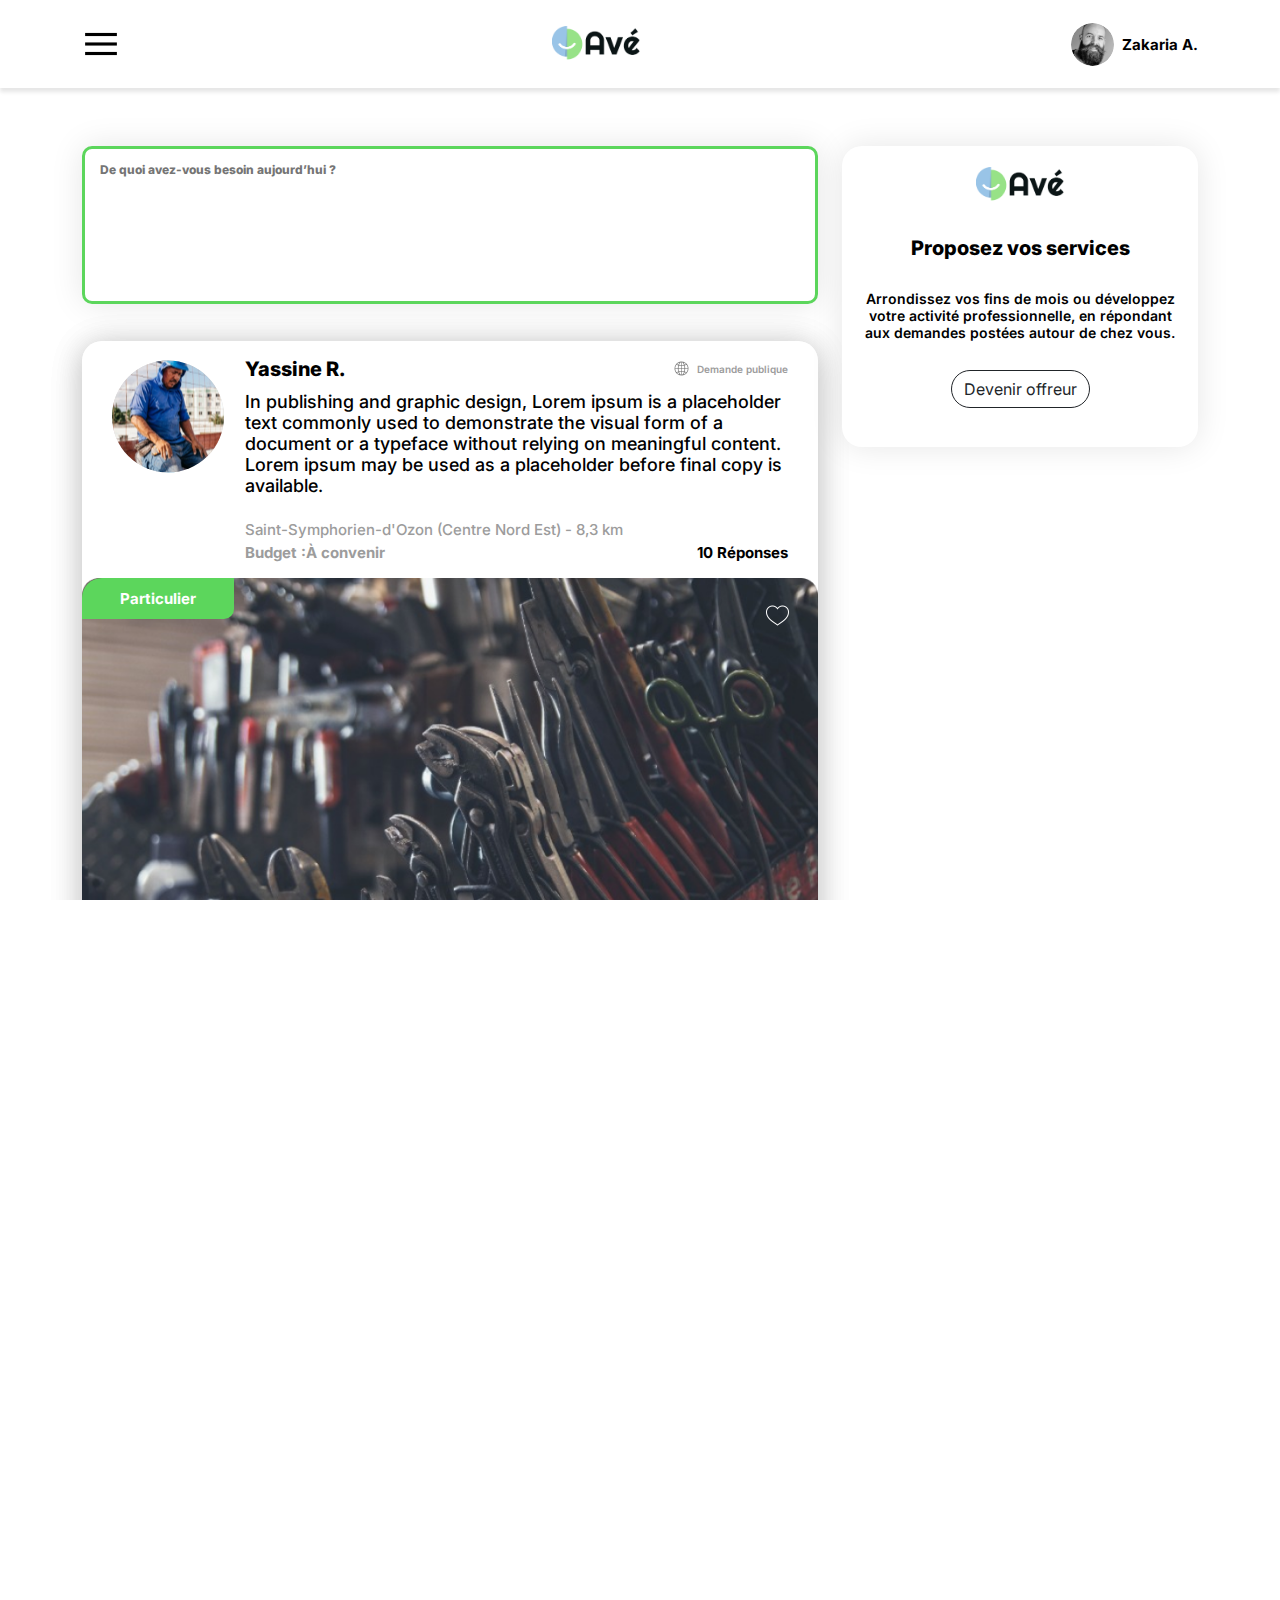
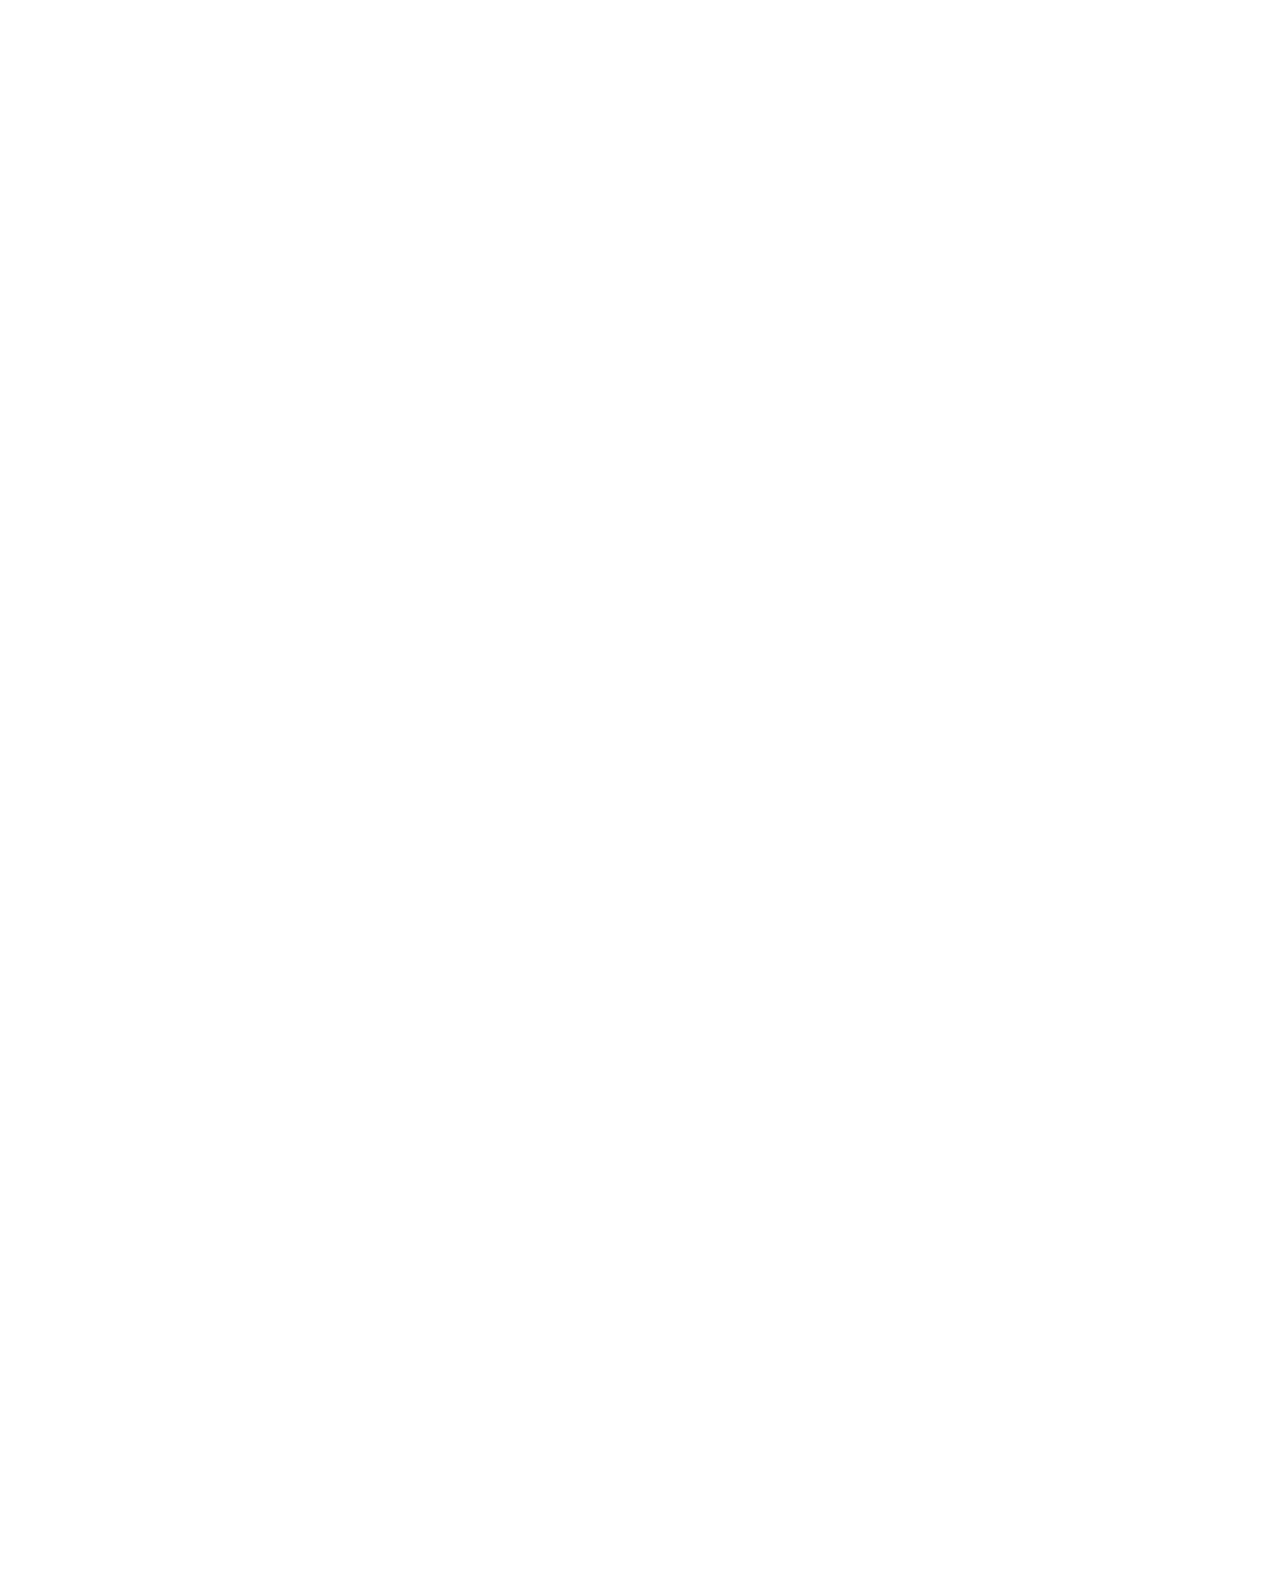
<file: home.html>
<!DOCTYPE html>
<html lang="en">

  <head>

    <meta charset="utf-8">
    <meta name="viewport" content="width=device-width, initial-scale=1, shrink-to-fit=no">
    <title>bootstrap starter file Template</title>

    <!-- Bootstrap core CSS -->
    <link href="vendor/bootstrap/css/bootstrap.min.css" rel="stylesheet">


    <!-- Additional CSS Files -->
    <link rel="stylesheet" href="./assets/css/style.css">
    <link rel="stylesheet" href="./assets/css/commen.css">
    <link rel="stylesheet" href="./assets/css/helpers.css">

    <!-- Additional responsive CSS Files -->
    <link rel="stylesheet" href="./assets/css/media/mobile.css">
    <link rel="stylesheet" href="./assets/css/media/desktop.css">
    <link rel="stylesheet" href="./assets/css/media/large.css">
    <link rel="stylesheet" href="https://cdn.jsdelivr.net/npm/bootstrap-icons@1.11.3/font/bootstrap-icons.min.css">




  </head>

  <body>
<header>
  <div  class="container h-100 d-flex align-items-center justify-content-between">
    <img id="side-menu" style="width: 2.375rem;
    height: 2.375rem;" src="./assets/images/Menu (1).png" alt="">
    <img style="width: 5.5rem;
    height: 2.3125rem;" src="./assets/images/jpg file 2.png" class="d-none d-sm-block" alt="">
    <div class="d-flex align-items-center gap-3 user-info gap-lg-2">
      <img style="width: 2.6875rem;
      height: 2.6875rem; border-radius: 2.6875rem;" src="./assets/images/Ellipse 8.svg" alt="user phote">
      <p class="username">Zakaria A.</p>
    </div>
  </div>

</header> 
<!-- start homepage section -->
<div class="container home-page">
  <div class="row">
    <div class="col-12 order-2 order-md-1 col-md-7 col-lg-8 gap-4">
      <textarea style="margin-bottom: 2rem;" name="Demande-pargraf" placeholder="De quoi avez-vous besoin aujourd’hui ?"></textarea>
      <div class="left-content">
        <!-- post for porsone ask for server -->
        <div class="user-dmand">
            <div class="user-info gap-2 gap-lg-0 row">
                <div class="col-lg-3 col-xl-2">
                    <img src="./assets/images/Ellipse 75.svg" class="user-img" 
                    style="
                    width: 7rem;
                    height: 7.45075rem;" alt="">
                </div>
                <div class="col-lg-9 col-xl-10">
                  <div style="margin-left: 1rem;">
                    <div  class="d-flex align-items-center justify-content-between">
                        <h3 class="user-name">Yassine R.</h3>
                        <a href="#" class="d-flex align-items-center gap-2 dmaed-link">
                            <img src="./assets/images/Globe.png" alt="">
                            Demande publique
                        </a>
                    </div>
                    <p style="margin-block: .62rem 1.5rem;" class="post-content">In publishing and graphic design, Lorem ipsum is a placeholder
                         text commonly used to demonstrate the visual form of a document or a typeface without
                          relying on meaningful content.
                        Lorem ipsum may be used as a placeholder before final copy is available.</p>
                        <p class="user-loction mb-1">Saint-Symphorien-d'Ozon (Centre Nord Est) - 8,3 km</p>
                        <div class="d-flex align-items-center justify-content-between">
                            <p class="Budget">Budget :<span>À convenir</span></p>
                            <p class="respons">10 Réponses</p>
                        </div>
                  </div>
                </div>
            </div>
            <div class="position-relative post-img">
                <span class="budget-type">Particulier</span>
                <img src="./assets/images/Rectangle 231.png" class="w-100 h-100" alt="">
                <img src="./assets/images/Heart.png" class="position-absolute" style="top:1.5rem ; right:1.75rem; cursor: pointer; ;"  alt="">
                <div class="dots d-flex align-items-center gap-2 position-absolute translate-middle-x" 
                style="left: 50%; bottom: 2rem ;" >
                    <span class="active"></span>
                    <span></span>
                    <span></span>
                    <span></span>
                    <span></span>
                    <span></span>
                </div>
            </div>
            <div style="padding: 1.5rem;" class="d-flex align-items-center w-50 justify-content-between">
                <button>
                    <img src="./assets/images/Facebook Like.png" alt="">
                    J’aime
                </button>
                <button>
                    <img src="./assets/images/People.png" alt="">
                    Recommender
                </button>
                <button>
                    <img src="./assets/images/Chat Message.png" alt="">
                    Répondre
                </button>
            </div>
        </div>
      </div>
    </div>
    <div class="col-12 order-1 order-md-2 col-md-5 col-lg-4">
      <div class="right-content">
        <img style="width: 5.5rem;
    height: 2.3125rem;" src="./assets/images/jpg file 2.png" alt="">
    <h1 class="titel">Proposez vos services</h1>
    <p class="discrption">Arrondissez vos fins de mois ou développez 
      votre activité professionnelle, en
       répondant aux demandes postées autour de chez vous.</p>
    <button style="border-radius: 1.25rem; margin-top: 1.81rem;" class="btn btn-outline-dark">Devenir offreur</button>
      </div>
    </div>
  </div>
  <div class="cenetr-grid my-3" style="min-height: calc(100vh - 6rem);">
    <div class="shadow-box">
        <div class="p-4 d-flex align-items-center justify-content-start w-100">
          <div class="flex-1">
            <img src="./assets/images/jpg file 3.png"  alt="">
          </div>
          <div class="flex-1">
            <p class="post-titel">Le saviez-vous ?</p>
          </div>
        </div>
        <img src="./assets/images/le-saviez-vous 1.png" class="img-fluid" alt="">
        <div class="container">
            <div class="p-3">
                <p class="post-titel">46 j’aime</p>
            </div>
            <hr style="margin: 0 !important;">
            <button class="p-3"> 
                <img src="./assets/images/Facebook Like.png" alt="">
                J’aime
            </button>
        </div>
  
    </div>
  </div>
  <div class="row">
    <div class="col-12 order-2 order-md-1 col-md-7 col-lg-8 gap-4">
      <div class="left-content">
        <!-- post for porsone ask for server -->
        <div class="user-dmand">
          <div class="user-info gap-2 gap-lg-0 row">
            <div class="col-lg-3 col-xl-2">
                <img src="./assets/images/Ellipse 75.svg" class="user-img" 
                style="
                width: 7rem;
                height: 7.45075rem;" alt="">
            </div>
            <div class="col-lg-9 col-xl-10">
              <div style="margin-left: 1rem;">
                <div  class="d-flex align-items-center justify-content-between">
                    <h3 class="user-name">Yassine R.</h3>
                    <a href="#" class="d-flex align-items-center gap-2 dmaed-link">
                        <img src="./assets/images/Globe.png" alt="">
                        Demande publique
                    </a>
                </div>
                <p style="margin-block: .62rem 1.5rem;" class="post-content">In publishing and graphic design, Lorem ipsum is a placeholder
                     text commonly used to demonstrate the visual form of a document or a typeface without
                      relying on meaningful content.
                    Lorem ipsum may be used as a placeholder before final copy is available.</p>
                    <p class="user-loction mb-1">Saint-Symphorien-d'Ozon (Centre Nord Est) - 8,3 km</p>
                    <div class="d-flex align-items-center justify-content-between">
                        <p class="Budget">Budget :<span>À convenir</span></p>
                        <p class="respons">10 Réponses</p>
                    </div>
              </div>
            </div>
        </div>
            <div style="padding: 1.5rem;" class="d-flex align-items-center w-50 justify-content-between">
                <button>
                    <img class="normal-size-icon" src="./assets/images/Facebook Like.png" alt="">
                    J’aime
                </button>
                <button>
                    <img class="normal-size-icon" src="./assets/images/People.png" alt="">
                    Recommender
                </button>
                <button>
                    <img class="normal-size-icon" src="./assets/images/Chat Message.png" alt="">
                    Répondre
                </button>
            </div>
        </div>
      </div>
    </div>
  </div>
  <div style="margin-top: 2.06rem;" class="row">
    <div class="col-12 col-md-7 col-lg-8 gap-4">
      <div class="left-content">
        <!-- post for porsone ask for server -->
        <div class="user-dmand">
          <div class="user-info gap-2 gap-lg-0 row">
            <div class="col-lg-3 col-xl-2">
                <img src="./assets/images/Ellipse 75.svg" class="user-img" 
                style="
                width: 7rem;
                height: 7.45075rem;" alt="">
            </div>
            <div class="col-lg-9 col-xl-10">
              <div style="margin-left: 1rem;">
                <div  class="d-flex align-items-center justify-content-between">
                    <h3 class="user-name">Yassine R.</h3>
                    <a href="#" class="d-flex align-items-center gap-2 dmaed-link">
                        <img src="./assets/images/Globe.png" alt="">
                        Demande publique
                    </a>
                </div>
                <p style="margin-block: .62rem 1.5rem;" class="post-content">In publishing and graphic design, Lorem ipsum is a placeholder
                     text commonly used to demonstrate the visual form of a document or a typeface without
                      relying on meaningful content.
                    Lorem ipsum may be used as a placeholder before final copy is available.</p>
                    <p class="user-loction mb-1">Saint-Symphorien-d'Ozon (Centre Nord Est) - 8,3 km</p>
                    <div class="d-flex align-items-center justify-content-between">
                        <p class="Budget">Budget :<span>À convenir</span></p>
                        <p class="respons">10 Réponses</p>
                    </div>
              </div>
            </div>
        </div>
            <div class="position-relative post-img">
                <span class="budget-type">Particulier</span>
                <img src="./assets/images/Rectangle 231.png" class="w-100 h-100" alt="">
                <img src="./assets/images/Heart.png" class="position-absolute" style="top:1.5rem ; right:1.75rem; cursor: pointer; ;"  alt="">
                <div class="dots d-flex align-items-center gap-2 position-absolute translate-middle-x" 
                style="left: 50%; bottom: 2rem ;" >
                    <span class="active"></span>
                    <span></span>
                    <span></span>
                    <span></span>
                    <span></span>
                    <span></span>
                </div>
            </div>
            <div style="padding: 1.5rem;" class="d-flex align-items-center w-50 justify-content-between">
                <button>
                    <img src="./assets/images/Facebook Like.png" alt="">
                    J’aime
                </button>
                <button>
                    <img src="./assets/images/People.png" alt="">
                    Recommender
                </button>
                <button>
                    <img src="./assets/images/Chat Message.png" alt="">
                    Répondre
                </button>
            </div>
        </div>
      </div>
    </div>
  </div>
</div>
<!-- end homepage section -->

 <div class="bg-shadow" hidden>

</div>
<aside id="sidebar-menu" style="z-index: 2;" class="position-fixed text-center top-0 left-0 w-25 px-3 py-3 h-100 bg-white">
  <div style="height: 15%;" class="d-flex flex-column justify-content-around">
    <img style="width: 5.5rem;
    height: 2.3125rem;" src="./assets/images/jpg file 2.png" alt="">
        <div class="d-flex align-items-center gap-3 user-info gap-2 gap-lg-0">
          <img style="width: 2.6875rem;
          height: 2.6875rem; border-radius: 2.6875rem;" src="./assets/images/Ellipse 8.svg" alt="user phote">
          <div>
            <p class="username">Zakaria A.</p>
            <p class="d-block email">Appszakizk@gmail.com</p>
          </div>
        </div>
  </div>
      <ul class="d-grid mt-2" style="height:85%;">
        <li class="sidebar-link w-100 d-flex align-items-center gap-3">

          <i class="bi bi-house" ></i>
          Accueil
        </li>
        <li class="sidebar-link w-100 d-flex align-items-center gap-3">

          <i class="bi bi-people"></i>
          Offreurs
        </li>
        <li class="sidebar-link w-100 d-flex align-items-center gap-3">

          <i class="bi bi-chat-right-text"></i>
          Messages
        </li>
        <li class="sidebar-link w-100 d-flex align-items-center gap-3">

          <i class="bi bi-bag-check-fill"></i>
          Abonnements
        </li>
        <li class="sidebar-link w-100 d-flex align-items-center gap-3">

          <i class="bi bi-heart-fill"></i>
          Favoris
        </li>
        <div class="d-flex align-items-center gap-2">
          <p class="sidebar-sprater">Mon Compte</p>
          <hr class="bold-line w-100 ">
        </div>
        <li class="sidebar-link w-100 d-flex align-items-center gap-3">

          <i class="bi bi-journal"></i>
          Mes Demandes
        </li>
        <li class="sidebar-link w-100 d-flex align-items-center gap-3">

          <i class="bi bi-currency-euro"></i>
          Solde
        </li>
        <li class="sidebar-link w-100 d-flex align-items-center gap-3">

          <i class="bi bi-info-circle"></i>
          Mes informations
        </li>
        <li class="sidebar-link w-100 d-flex align-items-center gap-3">

          <i class="bi bi-person"></i>
          Mon profile
        </li>
        <div class="d-flex align-items-center gap-2">
          <p class="sidebar-sprater">Besoin D’aide ?</p>
          <hr class="bold-line w-100 ">
        </div>
        <li class="sidebar-link w-100 d-flex align-items-center gap-3">

          <i class="bi bi-exclamation-circle"></i>
          Centre d’aide
        </li>
        <li class="sidebar-link w-100 d-flex align-items-center gap-3">

          <i class="bi bi-shield-check"></i>
          A propos
        </li>
        <div style="">
          <a href="#" class="logout-link">Déconnexion</a>
        </div>
      </ul>
</aside>  

<script src="./assets/js/script.js"></script>


  </body>
</html>
</file>
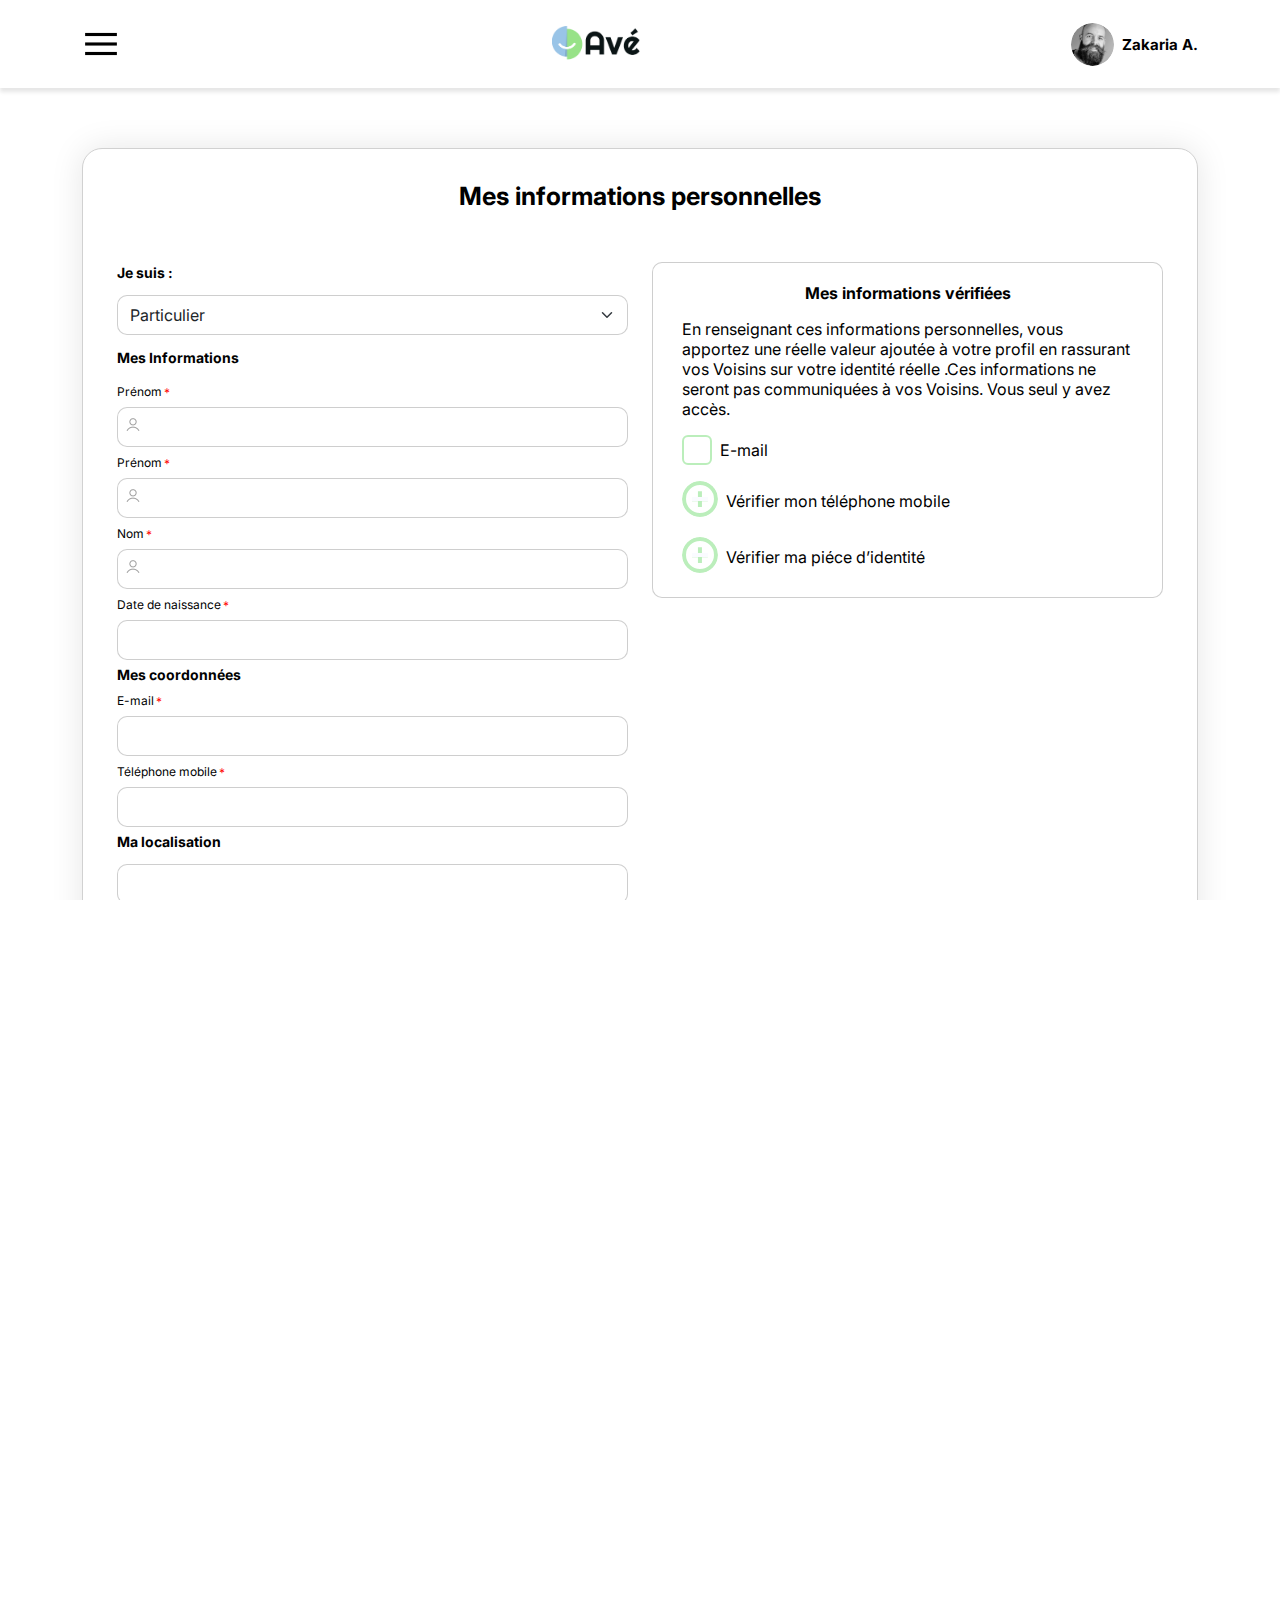
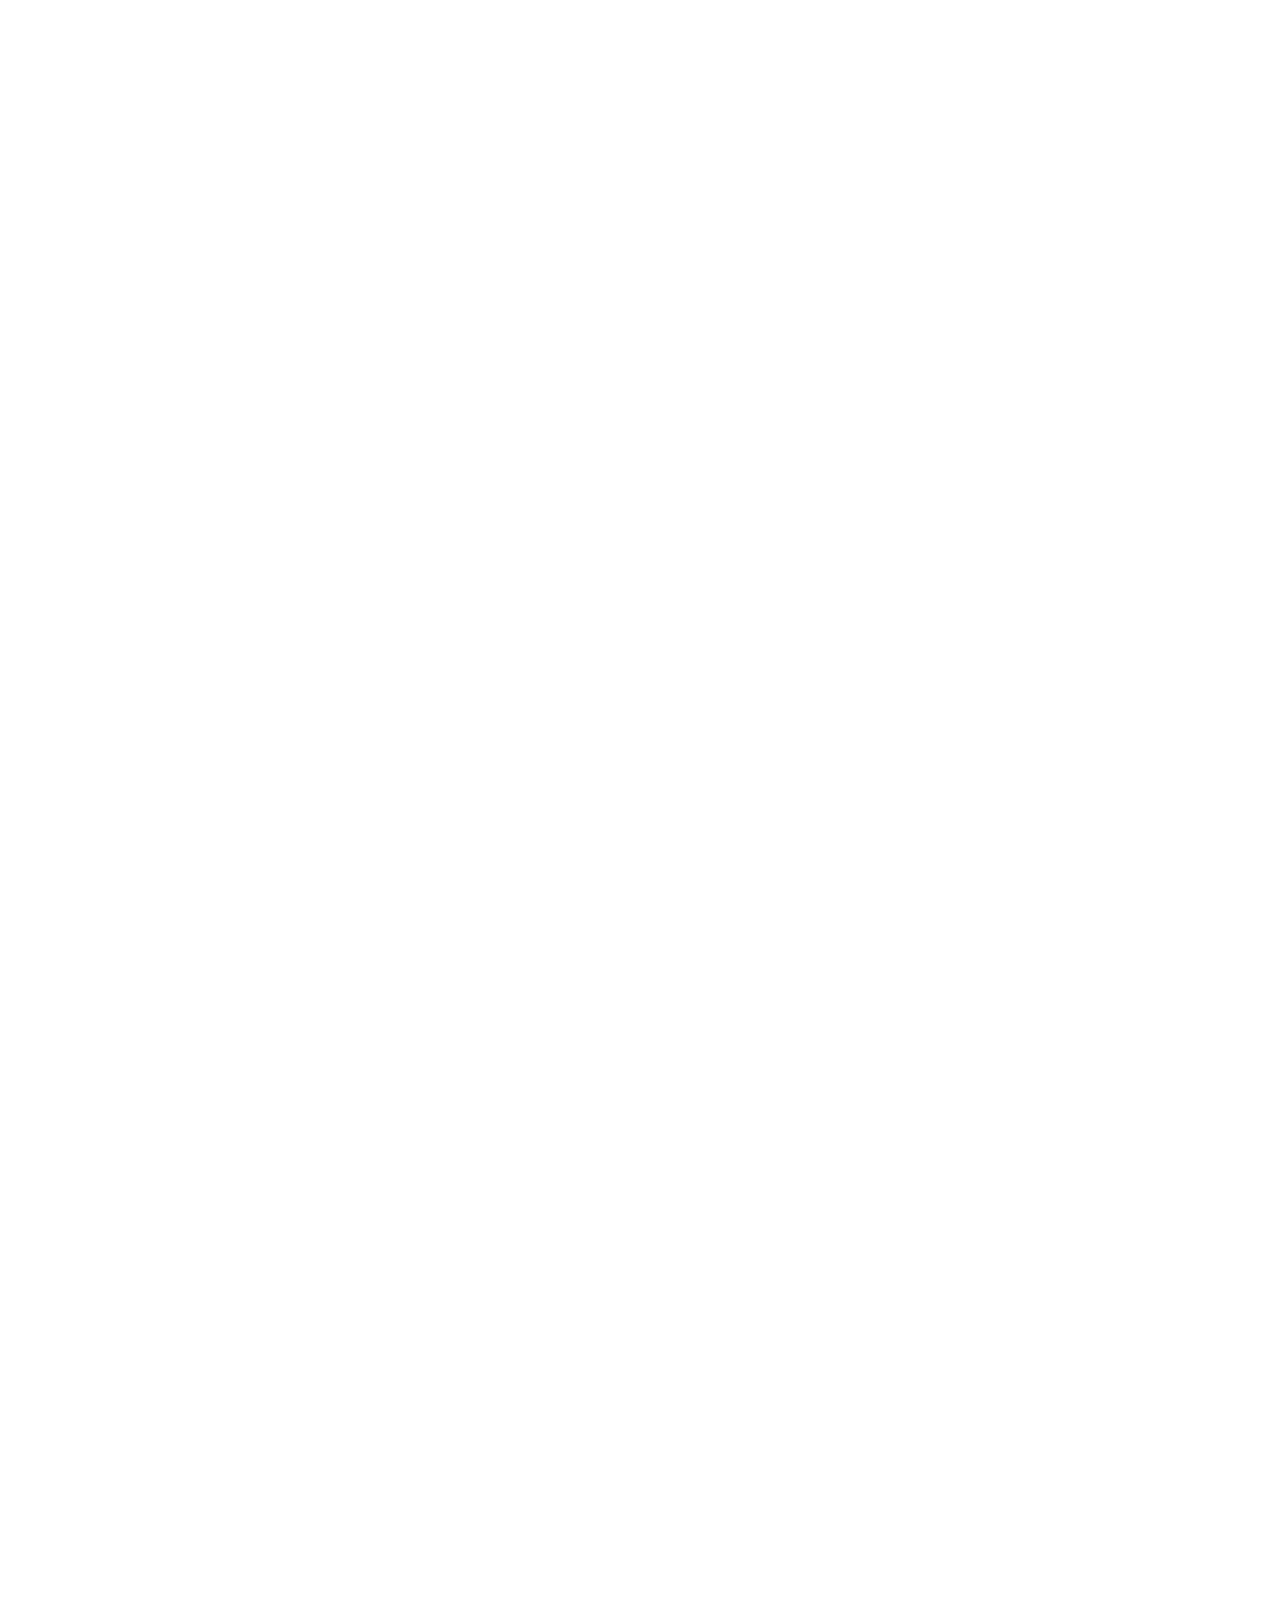
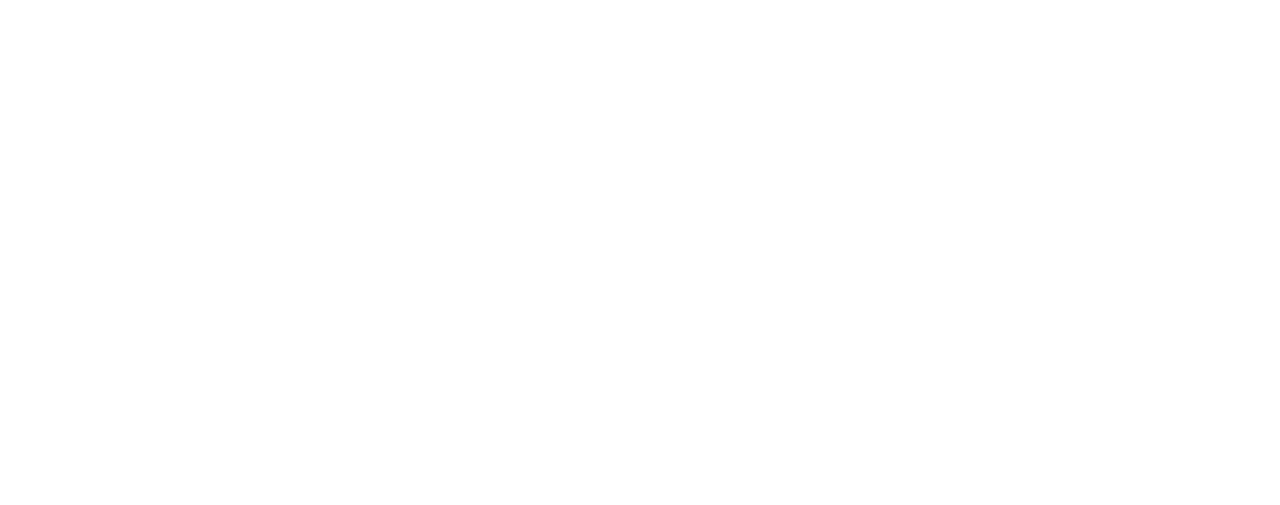
<file: informations.html>
<!DOCTYPE html>
<html lang="en">

  <head>

    <meta charset="utf-8">
    <meta name="viewport" content="width=device-width, initial-scale=1, shrink-to-fit=no">
    <title>bootstrap starter file Template</title>

    <!-- Bootstrap core CSS -->
    <link href="vendor/bootstrap/css/bootstrap.min.css" rel="stylesheet">


    <!-- Additional CSS Files -->
    <link rel="stylesheet" href="./assets/css/style.css">
    <link rel="stylesheet" href="./assets/css/commen.css">
    <link rel="stylesheet" href="./assets/css/helpers.css">

    <!-- Additional responsive CSS Files -->
    <link rel="stylesheet" href="./assets/css/media/mobile.css">
    <link rel="stylesheet" href="./assets/css/media/desktop.css">
    <link rel="stylesheet" href="./assets/css/media/large.css">




  </head>

  <body>
    <!-- start navbar  -->
<header>
  <div  class="container h-100 d-flex align-items-center justify-content-between">
    <img style="width: 2.375rem;
    height: 2.375rem;" src="./assets/images/Menu (1).png" alt="">
    <img style="width: 5.5rem;
    height: 2.3125rem;" src="./assets/images/jpg file 2.png" class="d-none d-sm-block" alt="">
    <div class="d-flex align-items-center gap-3 user-info gap-lg-2">
      <img style="width: 2.6875rem;
      height: 2.6875rem; border-radius: 2.6875rem;" src="./assets/images/Ellipse 8.svg" alt="user phote">
      <p class="username">Zakaria A.</p>
    </div>
  </div>
</header> 
<!-- end navbar -->
<!-- start Mes informations personnelles -->
<div class="container informations-section" style="padding-block: 3.75rem;">
<div class="shadow__box text-center">
  <h1 class="informations-titel">Mes informations personnelles</h1>
  <div class="row gap-4 gap-lg-0">
    <div class="col-lg-6 order-2 order-lg-1">
<div class="left-content d-grid gap-1 text-start ">
<strong class="mb-2">Je suis :</strong>
  <select class="form-select position-relative" aria-label="Default select example">
    <img src="./assets/images/Slide Up.png" class="position-absolute top-50 translate-middle-y"
     style="right: 1rm;" alt="">
    <option selected>Particulier</option>
    <option value="1">One</option>
    <option value="2">Two</option>
    <option value="3">Three</option>
  </select>
<strong class="my-2">Mes Informations</strong>
<div class="col position-relative">
          <label class="form-label">Prénom</label>
          <input type="text" class="form-control" >
          <img src="./assets/images/Person.png" class="position-absolute translate-middle-x top-50" 
          
          style="left: 1rem;width: 1.25rem;
          height: 1.25rem;"  alt="">
</div>
<div class="col position-relative">
      <label class="form-label">Prénom</label>
      <input type="text" class="form-control" >
      <img src="./assets/images/Person.png" class="position-absolute translate-middle-x top-50" 
      
      style="left: 1rem;width: 1.25rem;
      height: 1.25rem;"  alt="">
</div>
<div class="col position-relative">
  <label class="form-label">Nom</label>
  <input type="text" class="form-control" >
  <img src="./assets/images/Person.png" class="position-absolute translate-middle-x top-50" 
  
  style="left: 1rem;width: 1.25rem;
  height: 1.25rem;"  alt="">
</div>
<div class="col position-relative">
  <label class="form-label">Date de naissance</label>
  <input type="text" class="form-control" >
  <img src="./assets/images/Email.png" class="position-absolute translate-middle-x top-50" 
  
  style="left: 1rem;width: 1.25rem;
  height: 1.25rem;"  alt="">
</div>
<strong >Mes coordonnées</strong>
<div class="col">
          <label class="form-label">E-mail</label>
          <input type="text" class="form-control" >
</div>
<div class="col">
      <label class="form-label">Téléphone mobile</label>
      <input type="text" class="form-control" >
</div>
<strong class="mb-2">Ma localisation</strong>
<div class="col ">
          <input type="text" class="form-control" >
</div>

      </div>
    </div>
    <div class="col-lg-6 order-1 order-lg-2">
        <div class="right-content">
            <h3 class="card-titel">Mes informations vérifiées</h3>
            <p class="card-pargraf my-3">En renseignant ces informations personnelles, vous apportez une réelle
                 valeur ajoutée à votre profil en rassurant vos Voisins sur votre identité réelle
                 .Ces informations ne seront pas communiquées à vos Voisins. Vous seul y avez accès.</p>
                 <ul class="d-grid gap-3">
                    <li>
                      <a class="d-flex align-items-center gap-2 user-info-link" href="#">
                      <div class="checkbox-wrapper-23">
                        <input type="checkbox" id="check-23"/>
                        <label for="check-23" style="--size: 30px">
                          <svg viewBox="0,0,50,50">
                            <path d="M5 30 L 20 45 L 45 5"></path>
                          </svg>
                        </label>
                      </div>
                      E-mail </a></li>
                      <li>
                        <a class="d-flex align-items-center gap-2 user-info-link" href="#">
                          <div class="checkbox-wrapper-50">
                            <input type="checkbox" class="plus-minus">
                          </div>
                        Vérifier mon téléphone mobile
                      </a></li>
                      <li>
                        <a class="d-flex align-items-center gap-2 user-info-link" href="#">
                          <div class="checkbox-wrapper-50">
                            <input type="checkbox" class="plus-minus">
                          </div>
                          Vérifier ma piéce d’identité
                      </a></li>
                 </ul>
                 
        </div>
    </div>
  </div>
  <div class="min-vh-100 mt-2  d-flex flex-column justify-content-around">
      <h3 class="informations-titel text-center">Mieux vous connaitre</h3>
      <div class="d-grid gap-4">
        <section>
          <p class="checkbox-titel">Vous étes :</p>
          <div class="res-two-col mt-2 more-info text-start d-grid">
            <div class="form-check d-flex align-items-center gap-2">
              <input class="form-check-input" type="radio" name="gridRadios" id="gridRadios1" value="option1" checked>
              <label class="form-check-label" for="gridRadios1">
                Femme
              </label>
            </div>
            <div class="form-check d-flex align-items-center gap-2">
              <input class="form-check-input" type="radio" name="gridRadios" id="gridRadios1" value="option1" checked>
              <label class="form-check-label" for="gridRadios1">
                Homme
              </label>
            </div>
          </div>
        </section>
        <section>
          <p class="checkbox-titel">Vous vivez :</p>
          <div class="res-two-col d-grid mt-2 more-info text-start">
            <div class="form-check d-flex align-items-center gap-2">
              <input class="form-check-input" type="radio" name="gridRadios" id="gridRadios1" value="option1" checked>
              <label class="form-check-label" for="gridRadios1">
                En maison
              </label>
            </div>
            <div class="form-check d-flex align-items-center gap-2">
              <input class="form-check-input" type="radio" name="gridRadios" id="gridRadios1" value="option1" checked>
              <label class="form-check-label" for="gridRadios1">
                En appartement 
              </label>
            </div>
          </div>
        </section>
        <section>
          <p class="checkbox-titel">Vous étes :</p>
          <div class="res-two-col d-grid mt-2 more-info text-start">
            <div class="form-check d-flex align-items-center gap-2">
              <input class="form-check-input" type="radio" name="gridRadios" id="gridRadios1" value="option1" checked>
              <label class="form-check-label" for="gridRadios1">
                Propriétaire
              </label>
            </div>
            <div class="form-check d-flex align-items-center gap-2">
              <input class="form-check-input" type="radio" name="gridRadios" id="gridRadios1" value="option1" checked>
              <label class="form-check-label" for="gridRadios1">
                Locataire
              </label>
            </div>
          </div>
        </section>
      </div>
      <div class="w-100">
        <button type="submit" class="save-button ml-auto">Sauvgarder</button>
      </div>
    
  </div>
</div>
</div> 
<!-- end Mes informations personnelles -->
<div class="min-vh-100 cenetr-grid">
  <div class="w-100 d-flex flex-column flex-md-row py-4 text-center text-md-start align-items-center justify-content-center gap-5  conatiner position-relative tabel-container">
    <div>
      <h4>AVE facilite vos projets</h4>
      <p>Prestations de services et location de matériel :du plus petit
         besoin aux plus grands projets,AlloVoisins répond à tous vos besoins !</p>
    </div>
    <button class="outline-white-button">Poster une demande</button>
    <!-- <div class="h-100 ">
    </div> -->
    <img src="./assets/images/tarnspaert-big-logo.png" class="first-img" alt="">
    <img src="./assets/images/second-transparant-logoimg.png" class="second-img" alt="">
    <img src="./assets/images/second-transparant-logoimg.png" class="small-img-one" alt="">
    <img src="./assets/images/second-transparant-logoimg.png" class="small-img-two" alt="">
    <img src="./assets/images/second-transparant-logoimg.png" class="small-img-three" alt="">


  </div>

</div>

<!-- start footer section  -->
<section class="min-vh-100 cenetr-grid">
        <div class="container d-flex flex-column h-100 gap-5 align-items-center justify-content-evenly">
          <div class="d-lg-flex w-100 align-items-center justify-content-between">
            <div>
              <img src="./assets/images/jpg file 2.png" alt="">
              <button style="transform: rotate(-14.312deg); display: block;" class="sherd_button">Retrouvez-nous </button>
            </div> 
            <ul class="d-flex align-items-center gap-5">
              <a href="#">
                <img src="./assets/images/social_media_icons/facebook 1.png" alt="facebook">
              </a>
              <a href="#">
                <img src="./assets/images/social_media_icons/instagram 1.png" alt="instagram">
              </a>
              <a href="#">
                <img src="./assets/images/social_media_icons/twitter 1.png" alt="twitter">
              </a>
              <a href="#">
                <img src="./assets/images/social_media_icons/youtube 1.png" alt="youtube">
              </a>
            </ul>
          </div>
          <div class="footer_links">
            <div class="row">
              <div class="col-sm-6 col-md-3">
                <h1 class="footer_titel">QUESTIONS FRÉQUENTES</h1>
                <a  href="#" class="footer-link" title="Section 1">Qui sommes-nous ?</a>
                <a  href="#" class="footer-link" title="Section 1">Qui sommes-nous ?</a>
                <a  href="#" class="footer-link" title="Section 1">Qui sommes-nous ?</a>
                <a  href="#" class="footer-link" title="Section 1">Qui sommes-nous ?</a>
              </div>
              <div class="col-sm-6 col-md-3">
                <h1 class="footer_titel">QUESTIONS FRÉQUENTES</h1>
                <a  href="#" class="footer-link" title="Section 1">Qui sommes-nous ?</a>
                <a  href="#" class="footer-link" title="Section 1">Qui sommes-nous ?</a>
                <a  href="#" class="footer-link" title="Section 1">Qui sommes-nous ?</a>
                <a  href="#" class="footer-link" title="Section 1">Qui sommes-nous ?</a>
              </div>
              <div class="col-sm-6 col-md-3">
                <h1 class="footer_titel">QUESTIONS FRÉQUENTES</h1>
                <a  href="#" class="footer-link" title="Section 1">Qui sommes-nous ?</a>
                <a  href="#" class="footer-link" title="Section 1">Qui sommes-nous ?</a>
                <a  href="#" class="footer-link" title="Section 1">Qui sommes-nous ?</a>
                <a  href="#" class="footer-link" title="Section 1">Qui sommes-nous ?</a>
                <a  href="#" class="footer-link" title="Section 1">Qui sommes-nous ?</a>
              </div>
              <div class="col-sm-6 col-md-3">
                <h1 class="footer_titel">QUESTIONS FRÉQUENTES</h1>
                <a  href="#" class="footer-link" title="Section 1">Qui sommes-nous ?</a>
                <a  href="#" class="footer-link" title="Section 1">Qui sommes-nous ?</a>
                <a  href="#" class="footer-link" title="Section 1">Qui sommes-nous ?</a>
                <a  href="#" class="footer-link" title="Section 1">Qui sommes-nous ?</a>
                <a  href="#" class="footer-link" title="Section 1">Qui sommes-nous ?</a>
              </div>
            </div>
          </div>
        </div>
</section>
<!-- start footer section  -->
  </body>
</html>
</file>
<file: assets/css/style.css>
/*

TemplateMo 591 villa agency

https://templatemo.com/tm-591-villa-agency

*/

/* ---------------------------------------------
Table of contents
------------------------------------------------
01. font & reset css
02. reset
03. global styles
04. header
05. banner
06. features
07. testimonials
08. contact
09. footer

--------------------------------------------- */
/* 
---------------------------------------------
font & reset css put your font here
--------------------------------------------- 
*/
@import url('https://fonts.googleapis.com/css2?family=Inter:wght@400;500;600;700;800&display=swap');
/* 
---------------------------------------------
reset
--------------------------------------------- 
*/
html, body, div, span, applet, object, iframe, h1, h2, h3, h4, h5, h6, p, blockquote, div
pre, a, abbr, acronym, address, big, cite, code, del, dfn, em, font, img, ins, kbd, q,
s, samp, small, strike, strong, sub, sup, tt, var, b, u, i, center, dl, dt, dd, ol, ul, li,
figure, header, nav, section, article, aside, footer, figcaption {
  margin: 0;
  padding: 0;
  border: 0;
  outline: 0;
}

.clearfix:after {
  content: ".";
  display: block;
  clear: both;
  visibility: hidden;
  line-height: 0;
  height: 0;
}

.clearfix {
  display: inline-block;
}

html[xmlns] .clearfix {
  display: block;
}

* html .clearfix {
  height: 1%;
}

ul, li {
  padding: 0;
  margin: 0;
  list-style: none;
}

header, nav, section, article, aside, footer, hgroup {
  display: block;
}

* {
  box-sizing: border-box;
}

html, body {
  -ms-text-size-adjust: 100%;
  -webkit-font-smoothing: antialiased;
  -moz-osx-font-smoothing: grayscale;
  overflow-x:hidden;
  height:100%;
}

a {
  text-decoration: none ;
  color: inherit;
}

h1, h2, h3, h4, h5, h6 {
  margin-top: 0px;
  margin-bottom: 0px;
}

ul {
  margin-bottom: 0px;
}

p {
  font-size: 14px;
  line-height: 28px;
  color: inherit;
}

img {
  max-width: 100%;
  overflow: hidden;
}
button,
textarea {
  outline-color: transparent;
  border:none;
  background-color: inherit;
}
textarea {
    resize: none;
  }
/* 
---------------------------------------------
Global Styles
--------------------------------------------- 
*/
:root {
  /* font-family */

  /* font-weight */
  --font-weight-normal: 400;
  --font-weight-medium: 500;
  --font-weight-bold: 700;
 
  /* colors  */
  --primery-color:#2C712C;
  --primery-blue:#5C85FF;
  --light-green:#5CD65C;
 
  /* linegridient  */

    --ff-primary:'Inter', sans-serif;
  
    --ff-body: var(--ff-primary);
  
    --fw-regular: 400;
    --fw-semi-bold: 500;
    --fw-bold: 700;
  
    --fs-300: 0.8125rem;
    --fs-400: 0.875rem;
    --fs-500: 0.9375rem;
    --fs-600: 1rem;
    --fs-700: 1.875rem;
    --fs-800: 2.5rem;
    --fs-900: 3.5rem;
  
    --fs-body: var(--fs-400);
    --fs-primary-heading: var(--fs-800);
    --fs-secondary-heading: var(--fs-700);
    --fs-nav: var(--fs-500);
    --fs-button: var(--fs-300);

    --commen-gap:1.88rem;
  
    --size-100: 0.25rem;
    --size-200: 0.5rem;
    --size-300: 0.75rem;
    --size-400: 1rem;
    --size-500: 1.5rem;
    --size-600: 2rem;
    --size-700: 3rem;
    --size-800: 4rem;
    --size-900: 5rem;

    --blue-600:#5C85FF;
  
 
}

body {
  font-size: var(--fs-body);
  font-family: var(--ff-body);
  color: var(--clr-primary-400);
}

/* start hero section  */
.hero-section .website-logo {
max-width: 13.625rem;
height: 5.6875rem;
}
.hero-section .website-titel {
  color: #000;
font-size: 2rem;
font-style: normal;
font-weight: 700;
line-height: normal;
}
.hero-section .content-container {
  max-width: 50ch;
  margin-inline: auto;
}
.hero-section .hero-titel {
  color: #000;
font-size: 2.8125rem;
font-style: normal;
font-weight: 800;
line-height: normal;
}
.hero-section .hero-discrption {
  color: #000;
  font-size: 1.375rem;
  font-style: normal;
  font-weight: 500;
  line-height: normal;
}
/* end hero section */

/* start A La Une section */
.inner-content .section-titel {
font-size: 2.25rem;
font-style: normal;
font-weight: 800;
line-height: normal;
}
.users-container {
  display: flex;
    gap: 2rem;
    flex-wrap: wrap;
    justify-content: center;
}
.user-content {
  color: white;
}
.user-content .username {
  text-shadow: 0px 0px 7.1px #000;
  font-size: 0.75rem;
  font-style: normal;
  font-weight: 700;
  line-height: normal;
}
.user-content .role {
  text-shadow: 0px 0px 7.1px #000;
  font-size: 0.625rem;
  font-style: normal;
  font-weight: 500;
  line-height: normal;
  margin-block: .31rem .75rem;
}
.user-content .user-tag {
  min-height: 1.25rem;
  border-radius: 1.25rem;
border: 1px solid #FFF;
background: rgba(217, 217, 217, 0.00);
text-shadow: 0px 0px 7.1px #000;
font-size: 0.4375rem;
font-style: normal;
font-weight: 500;
line-height: normal;
}


/* end A La Une section */
/* start dmaend section */
.card__item {
  background-color: #ffffff;
  border-radius: 20px;
  box-shadow: 0px 0px 33.5px #0000002b;
  min-height: 366px;
  padding-block:1.12rem;
  border: 4px solid #5CD65C;
  

}

.Islast {
  border: 4px solid #5C85FF !important;
  @media (max-width:771px) {
    margin-top: 3rem;
    
  }
}
.user_container {
margin: 1.12rem;
}
.user_name {
  color: #000;
  font-size: 0.625rem;
  font-style: normal;
  font-weight: 700;
  line-height: normal;
}
.user_loction {
color: #000;
font-size: 0.375rem;
font-style: normal;
font-weight: 500;
line-height: normal;
}
  
.request_info  {
  margin-inline: calc(1.88rem - 1.12rem ) ;

}
.request_discrption {
  color: #000;
font-size: 0.625rem;
font-style: normal;
font-weight: 500;
line-height: normal;
margin-block: 1rem;
}
.puplish_time {
  color: #000;
  font-size: 0.625rem;
  font-style: normal;
  font-weight: 800;
  line-height: normal;
}

.rquest_button {
  border-radius: 1.25rem;
  background: #5C85FF;
  color: white;
  padding: 0.31rem 0.81rem 0.38rem 0.88rem;
  color: #FFF;
font-size: 0.375rem;
font-style: normal;
font-weight: 800;
line-height: normal;
}

.icon_item {
  max-width: 4.375rem;
  max-height: 4.375rem;
  flex-shrink: 0;
}
.titel_item {
  color: #000;
  text-align: center;
  font-size: 1.875rem;
  font-style: normal;
  font-weight: 800;
  line-height: normal;
  margin-top: 2.49rem;
  margin-bottom: 2.19rem;
}

.discrption_item {
color: #000;
max-width: 24.75rem;
text-align: center;
font-size: 1.125rem;
font-style: normal;
font-weight: 500;
line-height: normal;
}

.item_border {
  @media (min-width:901px) {
    margin-right: 1rem; 
    padding-right: 1rem; 
    border-right: 2px solid #5CD65C;
    
  }
}

.primary_button {
  transform: rotate(1.446deg);
filter: drop-shadow(0px 0px 33.5px rgba(0, 0, 0, 0.25));
max-width: 20.5625rem;
min-height: 4.4375rem;
flex-shrink: 0;
display: flex;
align-items: center;
justify-content: center;
border-radius: 1.25rem;
background-color: var(--blue-600);
color: #FFF;
font-size: clamp(1rem ,1rem + 10vw ,2rem) ;
font-style: normal;
font-weight: 800;
line-height: normal;
}

/* end dmaend section */
/* start steps section  */
.main_titel {
  color: #000;
  text-align: center;
  font-size: clamp(0.5rem , 8vw, 3rem) ;
  font-style: normal;
  font-weight: 700;
  line-height: normal;
  max-width: 50ch;
  margin-inline: auto;
  margin-top: 2rem;
  @media (max-width: 768px) {
    .main_titel {
      margin-block: 2rem;
    }
  }
  }
  .step_card p {
    color: #000;
    text-align: center;
    font-size: clamp(0.8rem , 1rem + 4vw , 1rem);
    font-style: normal;
    font-weight: 500;
    line-height: normal;
    max-width: 40ch;
    margin-inline: auto;
    margin-top: clamp(.5rem ,4vw , 1rem) ;
      }
      .blue__button {
        min-width: 18.82106rem;
        min-height: 5.71563rem;
        transform: rotate(2.109deg);
        display: flex;
        align-items: center;
        justify-content: center;
        background-color: var(--blue-600);
        color: white;
        font-size: 2.1875rem;
        font-style: normal;
        font-weight: 800;
        line-height: normal;
      }
  .main_section {
    background: rgba(92, 133, 255, 0.26);
  }
  /* end steps section */

  /* start benfites section  */
  .enterprice {
    background:var(--blue-600) ;
    color: #FFF;
    font-size: clamp(1rem , 2.1111rem , 2.6875rem) ;
font-style: normal;
border-radius: 0.625rem;
text-align: center;
font-weight: 800;
line-height: normal;
transform: rotate(8.237deg);
padding: 1rem;
  }
  .titel_item {
    color: #000;
    text-align: center;
    font-size: 1.875rem;
    font-style: normal;
    font-weight: 800;
    line-height: normal;
    margin-top: 2.49rem;
    margin-bottom: 2.19rem;
  }
  
  .discrption_item {
  color: #000;
  max-width: 24.75rem;
  text-align: center;
  font-size: 1.125rem;
  font-style: normal;
  font-weight: 500;
  line-height: normal;
  }
  
  .item_border {
    @media (min-width:901px) {
      margin-right: 1rem; 
      padding-right: 1rem; 
      border-right: 2px solid #5CD65C;
      
    }
  }
  .pro {
    width: 10.60631rem;
height: 4.60269rem;
transform: rotate(-8.261deg);
flex-shrink: 0;
border-radius: 0.625rem;
background: #5C85FF;
color: #FFF;
text-align: center;
font-size: 3.6875rem;
font-style: normal;
font-weight: 800;
line-height: normal;
  }
  .benfite-discrption {
font-size: 1rem;
font-style: normal;
font-weight: 500;
line-height: normal;
  }
  .Augmentez__button {
    background-color: #5C85FF;
filter: drop-shadow(0px 0px 33.5px rgba(0, 0, 0, 0.25));
display: grid;
place-items: center;
width: 20.5625rem;
height: 4.4375rem;
color: #FFF;
font-size: 1.5rem;
font-style: normal;
font-weight: 800;
line-height: normal;
border-radius: 0.625rem;

  }
    /* end benfites section  */
/* start dowload-app section  */
.dowload-app .section-titel {
  color: #000;
  font-size: 2.8125rem;
  font-style: normal;
  font-weight: 800;
  line-height: normal;
}
.section-titel span {
  max-width: 18.82106rem;
  min-height: 5.71563rem;
  background-color: var(--blue-600);
  transform: rotate(2.109deg);
  color: white;
font-size:clamp( 1.1875rem ,4vw ,2.1875rem );
font-style: normal;
font-weight: 800;
line-height: normal;
display: block;
display: grid;
place-items: center;

}

.img-discrption {
font-size: 0.625rem;
font-style: normal;
font-weight: 800;
line-height: normal;
}
.img-discrption span {
font-size: 1.5625rem;
font-style: normal;
font-weight: 800;
line-height: normal;
}
/* end dowload-app section  */
.dmaend-section .section_titel {
  color: #000;
font-size: 2.25rem;
font-style: normal;
font-weight: 800;
line-height: normal;
}

/* start services  section  */
.server-section {
  background-color:rgba(92, 214, 92, 0.15);
}
.server-section .server-titel {
  color: #000;
font-size: 1.875rem;
font-style: normal;
font-weight: 800;
line-height: normal;
}
.server-section .server-subtitel {
  color: #000;
  font-size: 1.5625rem;
  font-style: normal;
  font-weight: 800;
  line-height: normal;
}
.server-setion .server-link {
  color: #9C9C9C;
font-size: 1.125rem;
font-style: normal;
font-weight: 500;
line-height: normal;
}
/* end services  section  */


/* strat  footer section */
.footer_links  {
  margin-top: 4em;
}
.footer_links .footer_titel {
  color: #000;
font-size: clamp(.7rem , 8vw , 1.25rem);
font-style: normal;
font-weight: 800;
line-height: normal;
margin-bottom: 36px;
}

.footer_links .footer-link{
  color: #000;
font-size: clamp(.5rem,  8vw,0.9375rem);
font-style: normal;
font-weight: 500;
line-height: normal;
text-decoration: none;
display: block;
margin-bottom: 20px;
}

.footer_links .footer-link:hover {
  text-decoration: underline;
}

/* end  footer section */

/* start Toggle Switch */
switch {
  position: relative;
  display: inline-block;
  width: 60px;
  height: 34px;
}

.switch input { 
  opacity: 0;
  width: 0;
  height: 0;
}

.slider {
  -webkit-transition: .4s;
  transition: .4s;
  background-color: red;
  position: relative;
  width: 60px;
  height: 34px;
}

.slider:before {
  position: absolute;
  content: "";
  height: 26px;
  width: 26px;
  left: 4px;
  bottom: 4px;
  background-color: white;
  -webkit-transition: .4s;
  transition: .4s;
}

.shadow__box {
  border-radius: 1.25rem;
border: 1px solid #D1D1D1;
background: #FFF;
box-shadow: 0px 0px 33.5px 0px rgba(0, 0, 0, 0.10);
padding: 2rem 2.12rem;
}

input:checked + .slider {
  background-color: #2196F3;
}

input:focus + .slider {
  box-shadow: 0 0 1px #2196F3;
}

input:checked + .slider:before {
  -webkit-transform: translateX(26px);
  -ms-transform: translateX(26px);
  transform: translateX(26px);
}
/* Rounded sliders */
.slider.round {
  border-radius: 34px;
}

.slider.round:before {
  border-radius: 50%;
}
 /* end Toggle Switch */

 textarea {
  resize: none;
  outline-color: transparent;
  width: 100%;
  border-radius: 0.625rem;
border: 3px solid #5CD65C;
background: #FFF;
box-shadow: 0px 0px 33.5px 0px rgba(0, 0, 0, 0.10);
padding-inline: 0.94rem;
padding-top: 0.81rem;
color:var(--dark-gray);
font-size: 0.75rem;
font-style: normal;
font-weight: 800;
line-height: normal;
min-height: 9.875rem;
}
.icon {
  width: 1.8125rem;
height: 1.8125rem;
}
.line-green {
  width: 100%;
  background-color: var(--light-green);
}
.line-green-text {
  color: #9C9C9C;
font-size: 0.75rem;
font-style: normal;
font-weight: 500;
line-height: normal;
width: 100%;
}

.bg-shadow {
  position: fixed;
  top: 0;
  z-index: 1;
  left: 0;
  height: 100%;
  width: 100%;
  background-color: black;
  opacity: .7;
}

.outline-button {
  border-radius: 0.6875rem;
border: 2px solid var(--primery-color) ;
background: #FFF;
box-shadow: 0px 4px 4px 0px rgba(190, 190, 190, 0.46);
width: 50%;
min-height: 2.9375rem;
text-align: center;
color: #000;
font-size: 1rem;
font-style: normal;
font-weight: 700;
line-height: normal;
}
.blue-button {
  border-radius: 0.625rem;
  padding: 0.69rem 1.62rem 0.75rem 1.75rem;
  background:var(--primery-blue);
  text-align: center;
  color: #fff;
  font-size: 1rem;
  font-style: normal;
  font-weight: 700;
  line-height: normal;
}
.sherd_box {
  position: absolute;
  top: 50%;
  left: 50%;
  transform: translate(-50% , -50%);
  background-color: white;
  border-radius: 1.25rem;
  z-index: 2;
}
.sherd_box .titel {
  color: #000;
  font-size: 1.4375rem;
  font-style: normal;
  font-weight: 700;
  line-height: normal;
}
.sherd_box .commen_box {
  border-radius: 1.25rem;
background: #FFF;
box-shadow: 0px 0px 33.5px 0px rgba(0, 0, 0, 0.25);
padding: 1rem;
}
.sherd_box .commen_box  .box-icon {
  width: 2.875rem;
height: 2.875rem;
}
.sherd_box .commen_box  .box-titel{
  color: #000;
font-size: clamp(1.125rem , 4vw , 1.3rem );
font-style: normal;
font-weight: 800;
line-height: normal;
margin-block: 1rem;
}
.sherd_box .commen_box  .box-discrption{
  color: var(--dark-gray);
  text-align: center;
  font-size:clamp(0.625rem , 4vw , 1rem );
  font-style: normal;
  font-weight: 800;
  line-height: normal;
  max-width: 23ch;
  margin-inline: auto
}
.small-logo {
  width: 6.8125rem;
  height: 2.8125rem;
}
@media (min-width:740px) {
  .sherd_box .titel  {
    margin-block:  clamp(2rem , 4vw , 3.81rem) clamp( 2.12rem , 6vw , 4.12rem);
  }
  .sherd_box .commen_box  .box-titel {
    margin-block: 1.5rem 2.25rem;
  }
  .sherd_box .commen_box {
    padding: 1.5rem 1.31rem 2.31rem;
  }
}
@media (max-width:740px) {
  .outline-button {
    width: 100%;
  }
}

/* 
---------------------------------------------
type of you going to chose
--------------------------------------------- 
*/

.line-titel {
  color: #000;
font-size: 0.75rem;
font-style: normal;
font-weight: 700;
line-height: normal;
}
.bottom-subtext {
  color: var(--dark-gray);
text-align: center;
font-size: 0.9375rem;
font-style: normal;
font-weight: 500;
line-height: normal;
max-width: 50ch;
margin-inline: auto;
}

/* 
---------------------------------------------
Demande publique section
--------------------------------------------- 
*/

.bold-text {
  color: #000;
font-size: 1.0625rem;
font-style: normal;
font-weight: 800;
line-height: normal;
}
.file-box {
  border-radius: 0.9375rem;
background: rgba(92, 133, 255, 0.20);
height: 7.3125rem;
overflow: hidden;
display: grid;
place-items: center;
margin-top: 1.19rem;
}
@media (min-width:996px) {
  .file-box {
    margin-right: 1rem;
  }
}
.file-box img{
  width: 7rem;
}

.fillter-button {
  color: #000;
font-size: clamp(0.625rem , 6vw , 1rem) ;
font-style: normal;
font-weight: 700;
line-height: normal;
text-align: left;
}
.blue-wight {
transform: rotate(-5.999deg);
background: #5C85FF;
padding: .3rem;
}
.blue-wight p {
color: #FFF;
font-size: 1rem;
font-style: normal;
font-weight: 700;
line-height: normal;
}
.bottom-titel {
  color: #999;
font-size: 1rem;
font-style: normal;
font-weight: 400;
line-height: normal;
}

/* 
---------------------------------------------
start navbar section
--------------------------------------------- 
*/

header {
  height: 5.5rem;
box-shadow: 0px 4px 4px 0px rgba(0, 0, 0, 0.10);
}
.username {
  color: #000;
  font-size: 0.9375rem;
  font-style: normal;
  font-weight: 700;
  line-height: normal;
}
/* 
---------------------------------------------
start sidebar section
--------------------------------------------- 
*/
.email {
  color: #9C9C9C;
  font-size: 0.625rem;
  font-style: normal;
  font-weight: 700;
  line-height: normal;
}
aside {
  transform: translateX(-9999rem);
  transition: .5s;
}
aside.active {
  transform: translateX(0);
}
.sidebar-link  {
  color: #000;
font-size: 0.75rem;
font-style: normal;
font-weight: 700;
line-height: normal;
}
.bold-line {
  height: 0.09375rem;
  background-color: #2C712C;
}
.sidebar-link i {
  font-size: 1.5625rem;
  color: #9C9C9C;
}
.sidebar-link.active i {
  box-shadow: 0px 4px 41.8px 0px #5CD65C inset;
  color: #5CD65C;
}

.sidebar-sprater {
  color: #000;
  font-size: 0.875rem;
  font-style: normal;
  font-weight: 900;
  line-height: normal;
  width: 9rem;
}

.logout-link {
  color: #F00;
font-size: 1.125rem;
font-style: normal;
font-weight: 700;
line-height: normal;
}

/* 
---------------------------------------------
start home section
--------------------------------------------- 
*/

.home-page {
  padding-top: 3.62rem;
}

.home-page .left-content {
  border-radius: 1.25rem;
background: #FFF;
box-shadow: 0px 4px 33.5px 0px rgba(0, 0, 0, 0.15);
}
.home-page .right-content {
border-radius: 1.25rem;
background: #FFF;
box-shadow: 0px 0px 33.5px 0px rgba(0, 0, 0, 0.10);
min-height: 18.8125rem;
padding: 1.31rem;
text-align: center;
}

.home-page .right-content .titel {
font-size: 1.25rem;
font-style: normal;
font-weight: 800;
line-height: normal;
margin-block: 2rem 1.88rem;

}
.home-page .right-content .discrption {
  font-size: 0.875rem;
  font-style: normal;
  font-weight: 600;
  line-height: normal;
}

.social-media-popup .bold-text {
font-size: 1.875rem;
font-style: normal;
font-weight: 800;
line-height: normal;
}
.social-media-popup .popup-discrption {
font-size: 1.25rem;
font-style: normal;
font-weight: 400;
line-height: normal;
max-width: 49ch;
margin-inline: auto;
}
.social-media-popup .bottom-text {
  font-size: 0.9375rem;
  font-style: normal;
  font-weight: 400;
  line-height: normal;
}
.social-media-button {
  height: 4.0625rem;
  border-radius: 1.25rem;
background: #7E7E7E;
width: 70%;
color: white;
font-size: 0.9375rem;
font-style: normal;
font-weight: 700;
line-height: normal;
margin-inline: auto;
}
.social-media-button.active {
  background-color: #32B632;
}

/* start singup form  */
.singup-form .form-label {
  font-size: 0.875rem;
  font-style: normal;
  font-weight: 700;
  line-height: normal;
}
.singup-form .form-control {
  border-radius: 0.75rem;
  border: 3px solid #2C712C;
  box-shadow: 0px 4px 9px 3px rgba(190, 190, 190, 0.27);
  height: 2.3125rem;
  &::placeholder {
    color: #C8C8C8;
font-size: 0.6875rem;
font-style: normal;
font-weight: 700;
line-height: normal;
  }
}
.singup-form .custom-checkbox .custom-control-input:checked ~ .custom-control-label::before {
  background-color: #ff0000; /* Replace with your desired color */
  border-color: #ff0000; /* Replace with your desired color */
}
.singup-form button {
  border-radius: 0.625rem;
background: #5CD65C;
width: 80%;
min-height: 2.375rem;
display: grid;
place-items: center;
color: white;
font-size: 1rem;
font-style: normal;
font-weight: 700;
line-height: normal;
}
/* end singup form  */

/* start resive number in your email  */
.resv-msg {
  color: #9C9C9C;
font-size: 0.9375rem;
font-style: normal;
font-weight: 700;
line-height: normal;
}
.resv-msg span {
  color: #000;
font-size: 0.9375rem;
font-style: normal;
font-weight: 700;
line-height: normal;
}

/* start postes section  */
.user-dmand {
  border-radius: 1.25rem;
background: #FFF;
box-shadow: 0px 4px 33.5px 0px rgba(0, 0, 0, 0.15);
}
.user-dmand .user-img {
  max-width: 7rem;
max-height: 7.45075rem;
}
.user-dmand .user-info {
  width: 95%;
  padding-block: 1rem;
  margin-inline: auto;
}
.user-dmand .user-info .user-name {
  color: #000;
font-size: 1.25rem;
font-style: normal;
font-weight: 800;
line-height: normal;
}
.user-dmand .user-info .dmaed-link {
  color: #9C9C9C;
font-size: 0.625rem;
font-style: normal;
font-weight: 600;
line-height: normal;
}
.user-dmand .user-info .post-content  {
  font-size: 1.125rem;
  font-style: normal;
  font-weight: 500;
  line-height: normal;
}
.user-dmand .user-info .user-loction {
  color: #9C9C9C;
  font-size: 0.9375rem;
  font-style: normal;
  font-weight: 500;
  line-height: normal;
}
.user-dmand .user-info .Budget {
  color: #9C9C9C;
  font-size: 0.9375rem;
  font-style: normal;
  font-weight: 700;
  line-height: normal;
}
.user-dmand .user-info .respons {
  color: #9C9C9C;
  font-size: 0.9375rem;
  font-style: normal;
  font-weight: 500;
  line-height: normal;
}
.user-dmand .user-info .respons {
  color: #000;
font-size: 0.9375rem;
font-style: normal;
font-weight: 700;
line-height: normal;
}
.user-dmand .budget-type {
  border-radius: 1.25rem 0rem 0.625rem 0rem;
background: #5CD65C;
display: grid;
place-items: center;
width: 9.5rem;
height: 2.5625rem;
color: #FFF;
font-size: 0.9375rem;
font-style: normal;
font-weight: 700;
line-height: normal;
position: absolute;
top: 0;
left: 0;
}
.user-dmand .dots span {
  width:clamp(.5rem ,4vw ,1rem ) ;
  height:clamp(.5rem ,4vw ,1rem ) ;
  background-color: #D9D9D9;
  border-radius: 50%;
}
.user-dmand .dots span.active {
  background-color: #5CD65C;
}
/* end postes section  */

/* start Mes informations personnelles */
.informations-titel {
font-size: 1.5625rem;
font-style: normal;
font-weight: 700;
line-height: normal;
margin-bottom: clamp(2rem , 4vw , 3.5rem);
}
.user-info-link {
  color: #000;
font-size: 1rem;
font-style: normal;
font-weight: 400;
line-height: normal;
}
.informations-section .right-content {
  border-radius: 0.625rem;
border: 1.5px solid rgba(156, 156, 156, 0.49);
background: #FFF;
padding: 1.25rem 1.81rem;
}
.right-content .card-titel {
  font-size: 1rem;
  font-style: normal;
  font-weight: 700;
  line-height: normal;

}
.right-content .card-pargraf {
font-size: 1rem;
font-style: normal;
font-weight: 400;
line-height: normal;
text-align: start;
}
.left-content .form-label {
  color: #000;
font-size: 0.75rem;
font-style: normal;
font-weight: 400;
line-height: normal;
position: relative;
}
.left-content .form-label::after {
  content: "*";
  color: #F00;
font-size: 0.75rem;
font-style: normal;
font-weight: 400;
line-height: normal;
position: absolute; right: -.5rem;
top: 50%;
transform: translateY(-50%);
}
.left-content .form-control {
  text-align: start;
  padding-left: 1.5rem;
  height: 2.5rem;
  border-radius: 0.625rem;
border: 1.5px solid rgba(156, 156, 156, 0.49);
background: #FFF;
}
.left-content .form-select {
  border-radius: 0.625rem;
border: 1.5px solid rgba(156, 156, 156, 0.49);
height: 2.5rem;
}
.left-content .form-select  option {
font-size: 0.8125rem;
font-style: normal;
font-weight: 500;
line-height: normal;
}
.checkbox-titel {
  font-size: 1.25rem;
font-style: normal;
font-weight: 500;
line-height: normal;
text-align: left;
}
.more-info  .form-check-label {
font-size: 1rem;
font-style: normal;
font-weight: 400;
line-height: normal;
}
.more-info .form-check-input  {
  width: 2em;
  height: 2em;
} 
.save-button {
  border-radius: 1.25rem;
background: #32B632;
width: 14.625rem;
height: 3.625rem;
display: grid;
place-items: center;
color: #FFF;
font-size: 1.25rem;
font-style: normal;
font-weight: 700;
line-height: normal;
}
/* handel select */
.custom-select {
  border-radius: 0.625rem;
  border: 1.5px solid rgba(156, 156, 156, 0.49);
  background: #fff;
}
/* end Mes informations personnelles */

.tabel-container {
  background: linear-gradient(91deg, #5CD65C 3.1%, rgba(118, 206, 48, 0.38) 99.73%);
  min-height: 18.75rem;
}
.tabel-container .first-img {
  position: absolute;
  max-width: 40.5rem;
  left: 0;
  bottom: -11rem;
}
.tabel-container .second-img {
  position: absolute;
  bottom: -8.5rem;
  right: -1rem;
}
.tabel-container .outline-white-button {
  border-radius: 2.5rem;
border: 2.5px solid #FFF;
width: 22rem;
height: 5.125rem;
display: grid;
place-items: center;
color: #FFF;
font-size: 1.25rem;
font-style: normal;
font-weight: 800;
line-height: normal;
}
.tabel-container h4 {
  color: #FFF;
  font-size: 2.1875rem;
  font-style: normal;
  font-weight: 800;
  line-height: normal;
}
.tabel-container p {
  color: #FFF;
font-size: 1.25rem;
font-style: normal;
font-weight: 800;
line-height: normal;
max-width: 38ch;
margin-top:clamp( 3.5rem,4vw , 5rem);
}
.small-img-one {
  position: absolute;
height: 2.74381rem;
transform: rotate(-92.767deg);
right: 9rem;
}
.small-img-two {
  position: absolute;
  height: 3.125rem;
  transform: rotate(32.653deg);
  right: 11.5rem;
  bottom: 5rem;
}
.small-img-three {
  position: absolute;
  height: 3.125rem;
  transform: rotate(32.653deg);
  right: 13rem;
}
</file>
<file: assets/css/commen.css>
.outline-btn {
border-radius: 1.25rem;
border: 4px solid #5CD65C;
background: #FFF;
box-shadow: 0px 4px 4px 0px rgba(0, 0, 0, 0.25);
display: grid;
place-items:center;
height: 4.125rem;
width:17.6875rem;
color: #000;
font-size: 1.125rem;
font-style: normal;
font-weight: 800;
line-height: normal;
}
.big-primery-button {
    border-radius: 1.25rem;
background: #32B632;
color: #FFF;
font-size: 1rem;
font-style: normal;
font-weight: 800;
line-height: normal;
min-height: 4.125rem;
display: grid;
place-items: center;
}
.blue-primary_button {
  border-radius: 1.25rem;
background: #5C85FF;
box-shadow: 0px 4px 4px 0px rgba(0, 0, 0, 0.25);
width: 20.84681rem;
min-height: 4.95375rem;
transform: rotate(2.538deg);
color: #FFF;
font-size: 1.875rem;
font-style: normal;
font-weight: 800;
line-height: normal;
}
.small-blue-primary_button {
  border-radius: 0.625rem;
  background: #5C85FF;
  box-shadow: 0px 4px 4px 0px rgba(0, 0, 0, 0.25);
  width: 20.84681rem;
  min-height: 2.56044rem;
  color: #FFF;
font-size: 1.125rem;
font-style: normal;
font-weight: 800;
line-height: normal;
}
.Augmenter_discrption {
  color: #000;
  text-align: center;
  font-size: 1.5625rem;
  font-style: normal;
  font-weight: 800;
  line-height: normal;
}
.on_titel {

    padding: clamp(.5rem , 1rem , 1.25rem) ;
    background: #5CD65C;
    color: #FFF;
    text-align: center;
    font-size: clamp(1.25rem , 2rem , 2.25rem);
    font-style: normal;
    font-weight: 800;
    line-height: normal;
    transform: rotate(-9.462deg);
  }
  .blue-card {
    border: 4px solid #5C85FF !important;
  }

  .grid_three_cards {
    display: grid;
    place-items: center;
    grid-template-columns: repeat(1, minmax(0, 1fr));
  }
  
  @media (min-width: 768px) {
    .grid_three_cards {
      grid-template-columns: repeat(2, minmax(0, 1fr));
    }
  }
  
  @media (min-width: 1024px) {
    .grid_three_cards {
      grid-template-columns: repeat(3, minmax(0, 1fr));
    }
  }

  .sherd_button {
    padding: .4em 1em;
    background-color: var(--blue-600);
    color: #FFF;
    font-size: clamp( .4rem, 4vw , 1.5rem);
    font-style: normal;
    font-weight: 800;
    line-height: normal;
    border-radius: 10px;
      }
  .popup-button {
    border-radius: 0.625rem;
    background: #5CD65C;
    width: 80%;
    min-height: 2.375rem;
    display: grid;
    place-items: center;
    color: white;
    font-size: 1rem;
    font-style: normal;
    font-weight: 700;
    line-height: normal;
  }
.input-number {
  border-radius: 0.625rem;
border: 4px solid #003C00;
opacity: 0.4;
background: #FFF;
max-width: 4.875rem;
height: 5.875rem;
&::placeholder {
  font-size: 5rem;
  text-align: center;
}
}
.timer-subtitel {
  color: #000;
font-size: 1.25rem;
font-style: normal;
font-weight: 700;
line-height: normal;
max-width: 37ch;
    text-align: center;
}
.post-titel {
  color: #000;
font-size: 1.125rem;
font-style: normal;
font-weight: 700;
line-height: normal;
}
.shadow-box {
  border-radius: 1.25rem;
background: #FFF;
box-shadow: 0px 0px 33.5px 0px rgba(0, 0, 0, 0.10);
}
.normal-size-icon {
max-width: 1.875rem;
max-height: 1.99575rem;
}

/* custem checkbox  */
  .checkbox-wrapper-23 *,
  .checkbox-wrapper-23 *:after,
  .checkbox-wrapper-23 *:before {
    box-sizing: border-box;
  }

  .checkbox-wrapper-23 input {
    position: absolute;
    opacity: 0;
  }
    
  .checkbox-wrapper-23 input:checked + label svg path {
    stroke-dashoffset: 0;
  }
    
  .checkbox-wrapper-23 input:focus + label {
    transform: scale(1.03);
  }

  .checkbox-wrapper-23 input + label {
    display: block;
    border: 2px solid #5cd65c6b;
    width: var(--size);
    height: var(--size);
    border-radius: 6px;
    cursor: pointer;
    transition: all .2s ease;
  }
    
  .checkbox-wrapper-23 input + label:active {
    transform: scale(1.05);
    border-radius: 12px;
  }
    
  .checkbox-wrapper-23 input + label svg {
    pointer-events: none;
    padding: 5%;
  }

  .checkbox-wrapper-23 input + label svg path {      
    fill: none;     
    stroke: #5cd65c6b;
    stroke-width: 4px;
    stroke-linecap: round;
    stroke-linejoin: round;
    stroke-dasharray: 100;
    stroke-dashoffset: 101;
    transition: all 250ms cubic-bezier(1,0,.37,.91);
  }

  .checkbox-wrapper-50 *,
  .checkbox-wrapper-50 *::before,
  .checkbox-wrapper-50 *::after {
    box-sizing: border-box;
  }

  .checkbox-wrapper-50 .plus-minus {
    --primary: #5cd65c6b;
    --secondary: #FAFBFF;
    --duration: .5s;
    -webkit-appearance: none;
    -moz-appearance: none;
    -webkit-tap-highlight-color: transparent;
    -webkit-mask-image: -webkit-radial-gradient(white, black);
    outline: none;
    cursor: pointer;
    position: relative;
    overflow: hidden;
    transform-style: preserve-3d;
    perspective: 240px;
    border-radius: 50%;
    width: 36px;
    height: 36px;
    border: 4px solid var(--primary);
    background-size: 300% 300%;
    transition: transform 0.3s;
    transform: scale(var(--scale, 1)) translateZ(0);
    -webkit-animation: var(--name, unchecked-50) var(--duration) ease forwards;
            animation: var(--name, unchecked-50) var(--duration) ease forwards;
    margin: 0;
  }
  .checkbox-wrapper-50 .plus-minus::before,
  .checkbox-wrapper-50 .plus-minus::after {
    content: "";
    position: absolute;
    width: 16px;
    height: var(--height, 16px);
    left: 6px;
    top: var(--top, 6px);
    background: var(--background, var(--primary));
    -webkit-animation: var(--name-icon-b, var(--name-icon, unchecked-icon-50)) var(--duration) ease forwards;
            animation: var(--name-icon-b, var(--name-icon, unchecked-icon-50)) var(--duration) ease forwards;
  }
  .checkbox-wrapper-50 .plus-minus::before {
    -webkit-clip-path: polygon(0 6px, 6px 6px, 6px 0, 10px 0, 10px 6px, 16px 6px, 16px 10px, 10px 10px, 10px 16px, 6px 16px, 6px 10px, 0 10px);
            clip-path: polygon(0 6px, 6px 6px, 6px 0, 10px 0, 10px 6px, 16px 6px, 16px 10px, 10px 10px, 10px 16px, 6px 16px, 6px 10px, 0 10px);
  }
  .checkbox-wrapper-50 .plus-minus::after {
    --height: 4px;
    --top: 12px;
    --background: var(--secondary);
    --name-icon-b: var(--name-icon-a, checked-icon-50);
  }
  .checkbox-wrapper-50 .plus-minus:active {
    --scale: .95;
  }
  .checkbox-wrapper-50 .plus-minus:checked {
    --name: checked-50;
    --name-icon-b: checked-icon-50;
    --name-icon-a: unchecked-icon-50;
  }

  @-webkit-keyframes checked-icon-50 {
    from {
      transform: translateZ(12px);
    }
    to {
      transform: translateX(16px) rotateY(90deg) translateZ(12px);
    }
  }

  @keyframes checked-icon-50 {
    from {
      transform: translateZ(12px);
    }
    to {
      transform: translateX(16px) rotateY(90deg) translateZ(12px);
    }
  }
  @-webkit-keyframes unchecked-icon-50 {
    from {
      transform: translateX(-16px) rotateY(-90deg) translateZ(12px);
    }
    to {
      transform: translateZ(12px);
    }
  }
  @keyframes unchecked-icon-50 {
    from {
      transform: translateX(-16px) rotateY(-90deg) translateZ(12px);
    }
    to {
      transform: translateZ(12px);
    }
  }
  @-webkit-keyframes checked-50 {
    from {
      background-image: radial-gradient(ellipse at center, var(--primary) 0%, var(--primary) 25%, var(--secondary) 25.1%, var(--secondary) 100%);
      background-position: 100% 50%;
    }
    to {
      background-image: radial-gradient(ellipse at center, var(--primary) 0%, var(--primary) 25%, var(--secondary) 25.1%, var(--secondary) 100%);
      background-position: 50% 50%;
    }
  }
  @keyframes checked-50 {
    from {
      background-image: radial-gradient(ellipse at center, var(--primary) 0%, var(--primary) 25%, var(--secondary) 25.1%, var(--secondary) 100%);
      background-position: 100% 50%;
    }
    to {
      background-image: radial-gradient(ellipse at center, var(--primary) 0%, var(--primary) 25%, var(--secondary) 25.1%, var(--secondary) 100%);
      background-position: 50% 50%;
    }
  }
  @-webkit-keyframes unchecked-50 {
    from {
      background-image: radial-gradient(ellipse at center, var(--secondary) 0%, var(--secondary) 25%, var(--primary) 25.1%, var(--primary) 100%);
      background-position: 100% 50%;
    }
    to {
      background-image: radial-gradient(ellipse at center, var(--secondary) 0%, var(--secondary) 25%, var(--primary) 25.1%, var(--primary) 100%);
      background-position: 50% 50%;
    }
  }
  @keyframes unchecked-50 {
    from {
      background-image: radial-gradient(ellipse at center, var(--secondary) 0%, var(--secondary) 25%, var(--primary) 25.1%, var(--primary) 100%);
      background-position: 100% 50%;
    }
    to {
      background-image: radial-gradient(ellipse at center, var(--secondary) 0%, var(--secondary) 25%, var(--primary) 25.1%, var(--primary) 100%);
      background-position: 50% 50%;
    }
  }
</file>
<file: assets/css/helpers.css>
.flex-1 {
    flex: 1;
}


.max-h-full {
  max-height: 100%;
}	
.max-h-screen {
  max-height: 100vh;
}	
.max-h-svh {
  max-height: 100svh;
}	
.max-h-lvh {
  max-height: 100lvh;
}	
.max-h-dvh {
  max-height: 100dvh;
}	
.max-h-min {
  max-height: min-content;
}	
.max-h-max {
  max-height: max-content;
}	
.max-h-fit {
  max-height: fit-content;
}	
.max-w-max {
  max-width: max-content;
}	
.max-w-fit {
  max-width: fit-content;
}	
.max-w-prose {
  max-width: 65ch;
}	
.max-w-screen-sm {
  max-width: 640px;
}	
.max-w-screen-md {
  max-width: 768px;
}	
.max-w-screen-lg {
  max-width: 1024px;
}	
.max-w-screen-xl {
  max-width: 1280px;
}	
.max-w-screen-2xl {
  max-width: 1536px;
}	

.place-items-center {
  place-items: center;
}

.mt-auto {
  margin-top: auto;
}	
.mr-auto {
  margin-right: auto;
}	
.mb-auto {
  margin-bottom: auto;
}	
.ml-auto {
  margin-left: auto; 
}	

.left-0 {
  left: 0;
}
.right-0 {
  right: 0;
}
.inset-0 {
  inset: 0px;
}	
.inset-x-0 {
  left: 0px;
  right: 0px;
}	
.inset-y-0 {
  top: 0px;
  bottom: 0px;
}	

.cursor-pointer {
  cursor: pointer;
}	
.cursor-none {
  cursor: none;
}	


/* background propertyes */

.bg-auto {
  background-size: auto;
}	
.bg-cover {
  background-size: cover;
}	
.bg-contain {
  background-size: contain;
}	
.bg-no-repeat {
  background-repeat: no-repeat;
}	

.bg-bottom {
  background-position: bottom;
}	
.bg-center {
  background-position: center;
}	
.bg-left {
  background-position: left;
}	
.bg-left-bottom {
  background-position: left bottom;
}b
.bg-left-top {
  background-position: left top;
}	
.bg-right {
  background-position: right;
}	
.bg-right-bottom {
  background-position: right bottom;
}	
.bg-right-top {
  background-position: right top;
}	
.bg-top {
  background-position: top;
}
</file>
<file: assets/css/media/mobile.css>
@media screen and (max-width:576px) {
    .dowload-app .section-titel {
        margin-right: auto;
    }
}
@media screen and (max-width:380px) {

}
@media screen and (min-width:330px) {

}
@media screen and (min-width:400px) {

}
@media screen and (min-width:577px) and (max-width:992px) {

}
@media screen and (min-width:830px) and (max-width:992px) {    
}

@media (max-width:992px) {
    .sherd_box {
        width: 85%;
        height: 55%;
    }
    .hero-section .website-titel {
        font-size: 1.3rem;
    }
    .hero-section .hero-titel {
        font-size: 2.5rem;
        font-weight: 600;
    }
    .website-logo {
        max-width: 9.625rem;
        height: 3.6875rem;

    }
    .outline-btn {
        height: 3.5Rem;
    }
    .dowload-app .section-titel {
        font-size: clamp(1.5rem ,4vw , 2rem);
    }
    .section-titel span {
        min-height: 3.71563rem;
    }
    .social-media-button {
        width: 100%;
    }
    .tabel-container .first-img {
        width: 14.5rem;
        left: 0;
        bottom: -7rem;
    }
    .tabel-container .second-img {
        bottom: 3.5rem;
        right: -1rem;
        height: 17rem;
    }
    .tabel-container .outline-white-button {
        max-width: 70%;
    }
}

@media (min-width:992px) {
    .sherd_box {
        max-width:38.3125rem;
        min-height:35.0625rem;
    }
    .res-two-col {
        grid-template-columns: repeat(2 , 1fr);
    } 
    .user-content .username {
        font-size: 1.5rem;
    }

.user-content .role {
    font-size: 1rem;
}
}
</file>
<file: assets/css/media/desktop.css>
@media  screen and (min-width:1300px) {
        
}
@media screen and (min-width: 1200px) and (max-width: 1600px) {

}
@media screen and (min-width:1200px) {
}
@media screen and (min-width: 993px) and (max-width: 1600px) {

}
</file>
<file: assets/css/media/large.css>
@media screen and (min-width:1601px) {
    
}
</file>
